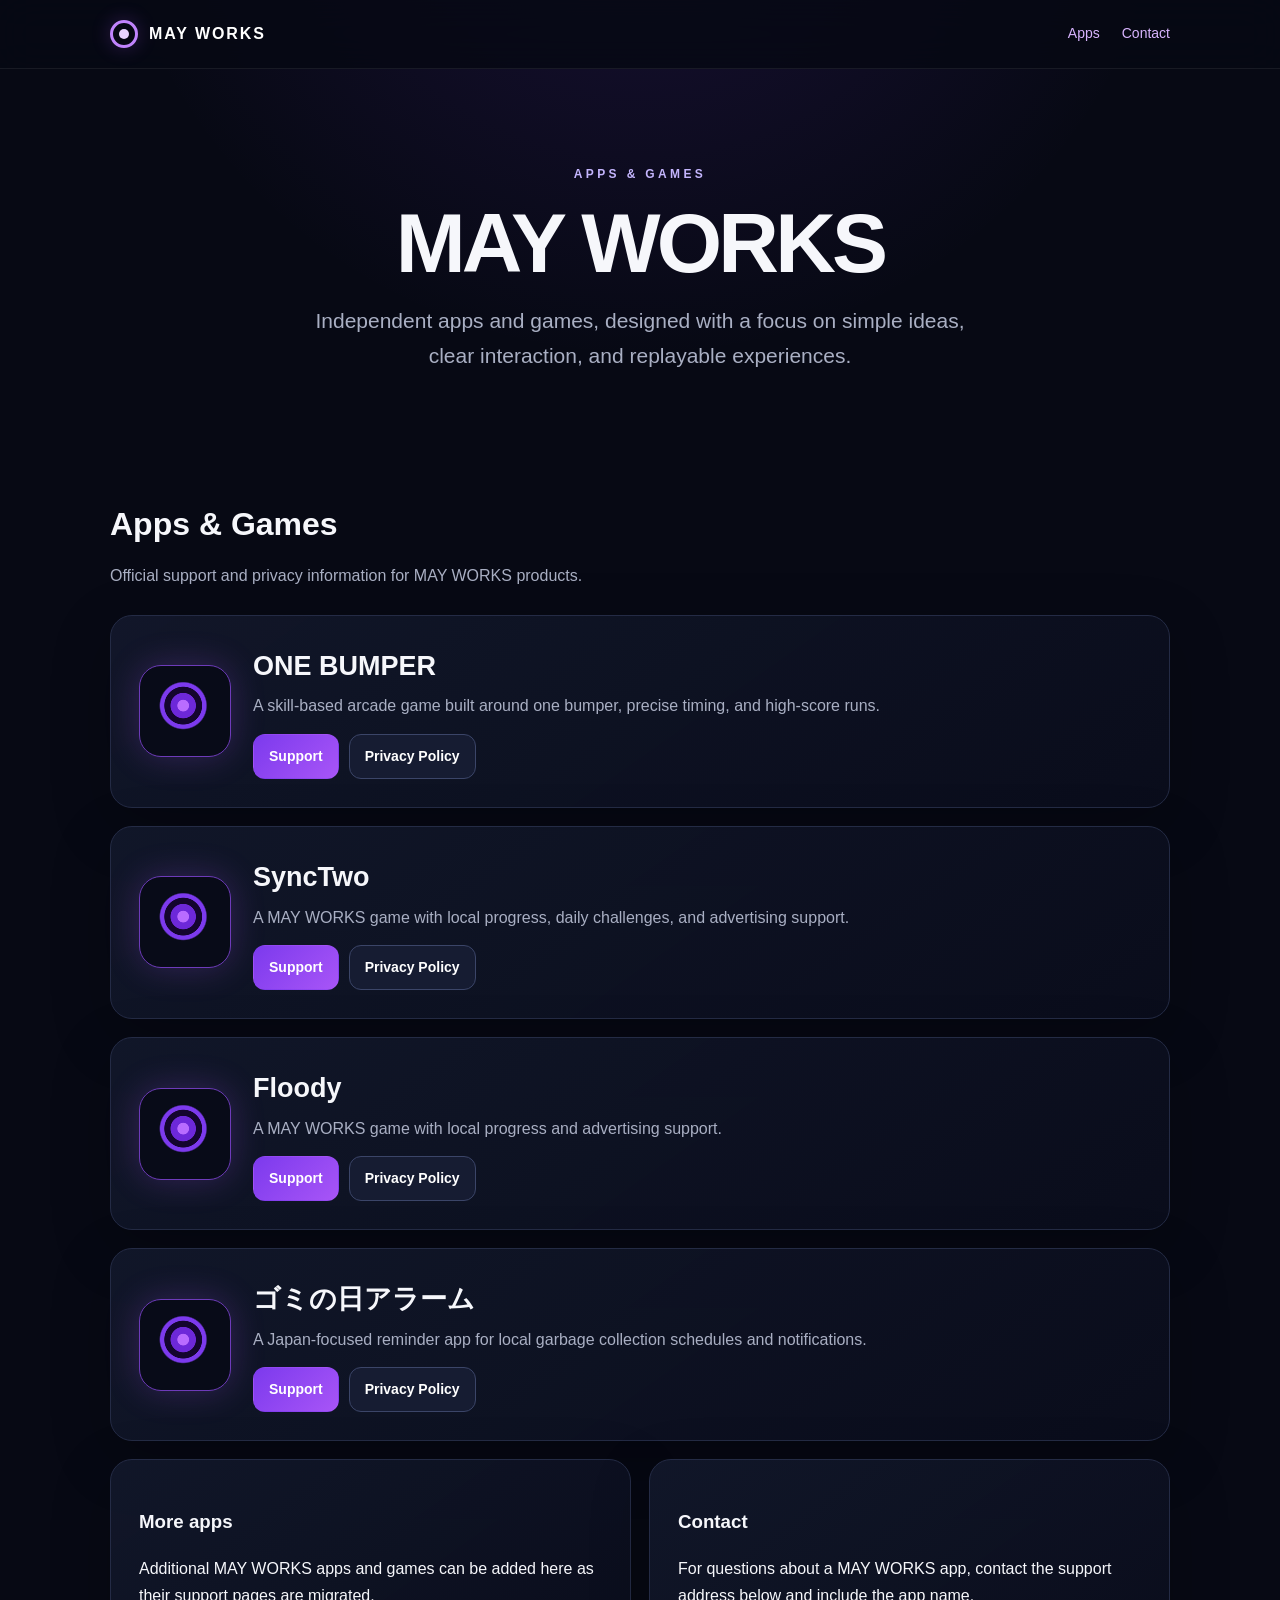
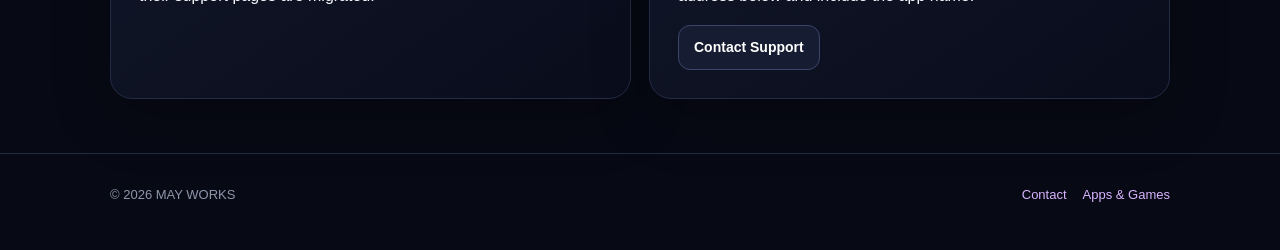
<file: index.html>
<!doctype html>
<html lang="en">
<head>
<meta charset="utf-8">
<meta name="viewport" content="width=device-width,initial-scale=1">
<title>MAY WORKS — Apps & Games</title>
<meta name="description" content="Official website and support pages for MAY WORKS apps and games.">
<link rel="stylesheet" href="styles.css">
</head>
<body>
<header>
  <div class="shell nav">
    <a class="brand" href="./"><span class="mark"></span>MAY WORKS</a>
    <nav class="navlinks"><a href="#apps">Apps</a><a href="contact/">Contact</a></nav>
  </div>
</header>

<main>
  <section class="hero shell">
    <div class="eyebrow">APPS & GAMES</div>
    <h1>MAY WORKS</h1>
    <p class="lead">Independent apps and games, designed with a focus on simple ideas, clear interaction, and replayable experiences.</p>
  </section>

  <section class="section shell" id="apps">
    <h2>Apps & Games</h2>
    <p class="section-intro">Official support and privacy information for MAY WORKS products.</p>
    <div class="grid">
      <article class="card app-card">
        <div class="app-icon" aria-hidden="true"></div>
        <div class="app-copy">
          <h3>ONE BUMPER</h3>
          <p>A skill-based arcade game built around one bumper, precise timing, and high-score runs.</p>
          <div class="actions">
            <a class="btn primary" href="one-bumper/">Support</a>
            <a class="btn" href="one-bumper/privacy.html">Privacy Policy</a>
          </div>
        </div>
      </article>

      <article class="card app-card">
        <div class="app-icon" aria-hidden="true"></div>
        <div class="app-copy">
          <h3>SyncTwo</h3>
          <p>A MAY WORKS game with local progress, daily challenges, and advertising support.</p>
          <div class="actions">
            <a class="btn primary" href="synctwo/">Support</a>
            <a class="btn" href="synctwo/privacy.html">Privacy Policy</a>
          </div>
        </div>
      </article>

      <article class="card app-card">
        <div class="app-icon" aria-hidden="true"></div>
        <div class="app-copy">
          <h3>Floody</h3>
          <p>A MAY WORKS game with local progress and advertising support.</p>
          <div class="actions">
            <a class="btn primary" href="floody/">Support</a>
            <a class="btn" href="floody/privacy.html">Privacy Policy</a>
          </div>
        </div>
      </article>

      <article class="card app-card">
        <div class="app-icon" aria-hidden="true"></div>
        <div class="app-copy">
          <h3>ゴミの日アラーム</h3>
          <p>A Japan-focused reminder app for local garbage collection schedules and notifications.</p>
          <div class="actions">
            <a class="btn primary" href="gomi/">Support</a>
            <a class="btn" href="gomi/privacy.html">Privacy Policy</a>
          </div>
        </div>
      </article>

      <article class="card half">
        <h3>More apps</h3>
        <p>Additional MAY WORKS apps and games can be added here as their support pages are migrated.</p>
      </article>
      <article class="card half">
        <h3>Contact</h3>
        <p>For questions about a MAY WORKS app, contact the support address below and include the app name.</p>
        <a class="btn" href="contact/">Contact Support</a>
      </article>
    </div>
  </section>
</main>

<footer>
  <div class="shell footer-row">
    <div>© 2026 MAY WORKS</div>
    <div class="small-links"><a href="contact/">Contact</a><a href="#apps">Apps & Games</a></div>
  </div>
</footer>
</body>
</html>
</file>
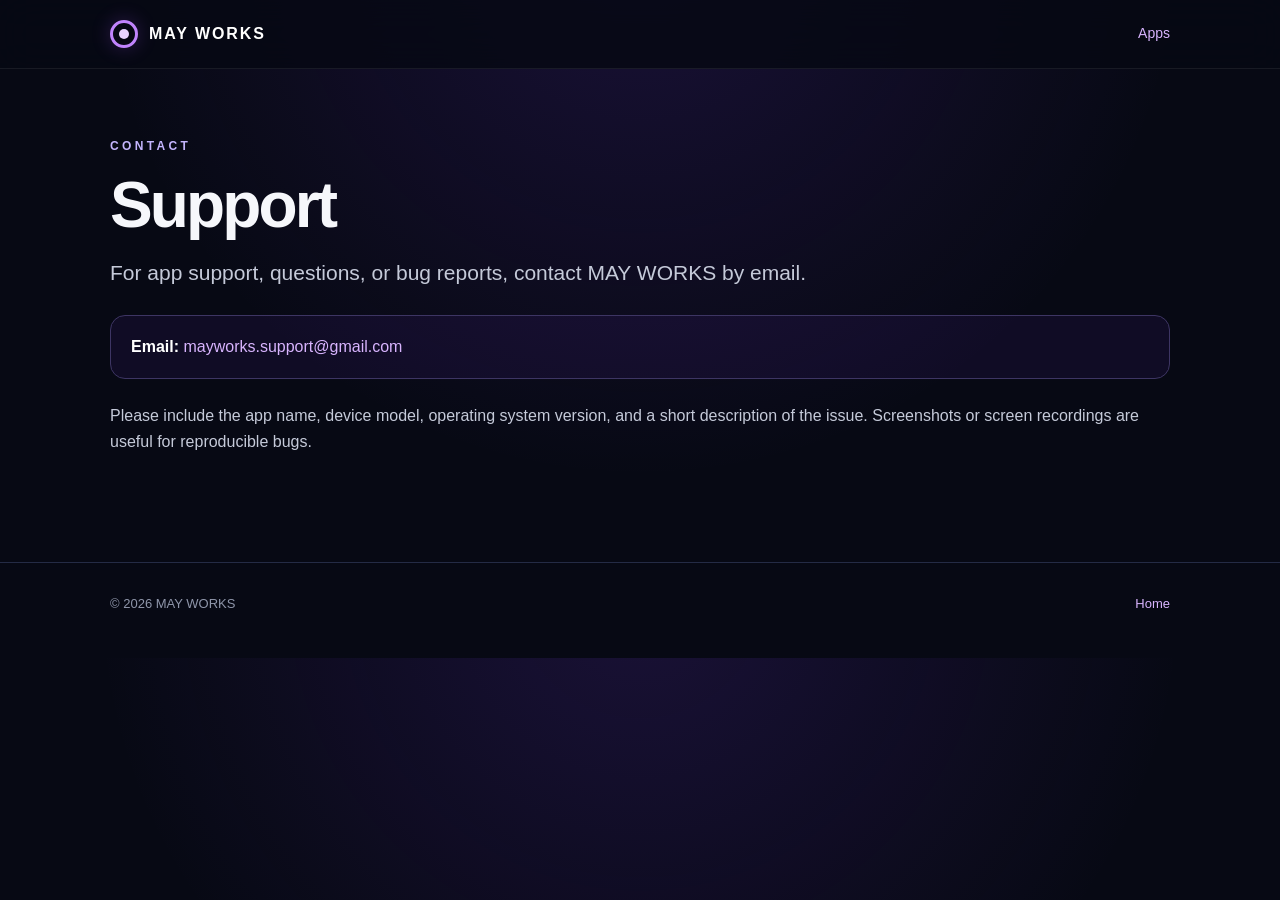
<file: contact/index.html>
<!doctype html>
<html lang="en">
<head>
<meta charset="utf-8">
<meta name="viewport" content="width=device-width,initial-scale=1">
<title>Contact — MAY WORKS</title>
<meta name="description" content="Contact MAY WORKS support.">
<link rel="stylesheet" href="../styles.css">
</head>
<body>
<header>
  <div class="shell nav">
    <a class="brand" href="../"><span class="mark"></span>MAY WORKS</a>
    <nav class="navlinks"><a href="../">Apps</a></nav>
  </div>
</header>

<main class="content shell">
  <div class="eyebrow">CONTACT</div>
  <h1>Support</h1>
  <p class="lead" style="margin:0">For app support, questions, or bug reports, contact MAY WORKS by email.</p>

  <div class="notice">
    <strong>Email:</strong>
    <a href="mailto:mayworks.support@gmail.com">mayworks.support@gmail.com</a>
  </div>

  <p>Please include the app name, device model, operating system version, and a short description of the issue. Screenshots or screen recordings are useful for reproducible bugs.</p>
</main>

<footer>
  <div class="shell footer-row">
    <div>© 2026 MAY WORKS</div>
    <div class="small-links"><a href="../">Home</a></div>
  </div>
</footer>
</body>
</html>
</file>
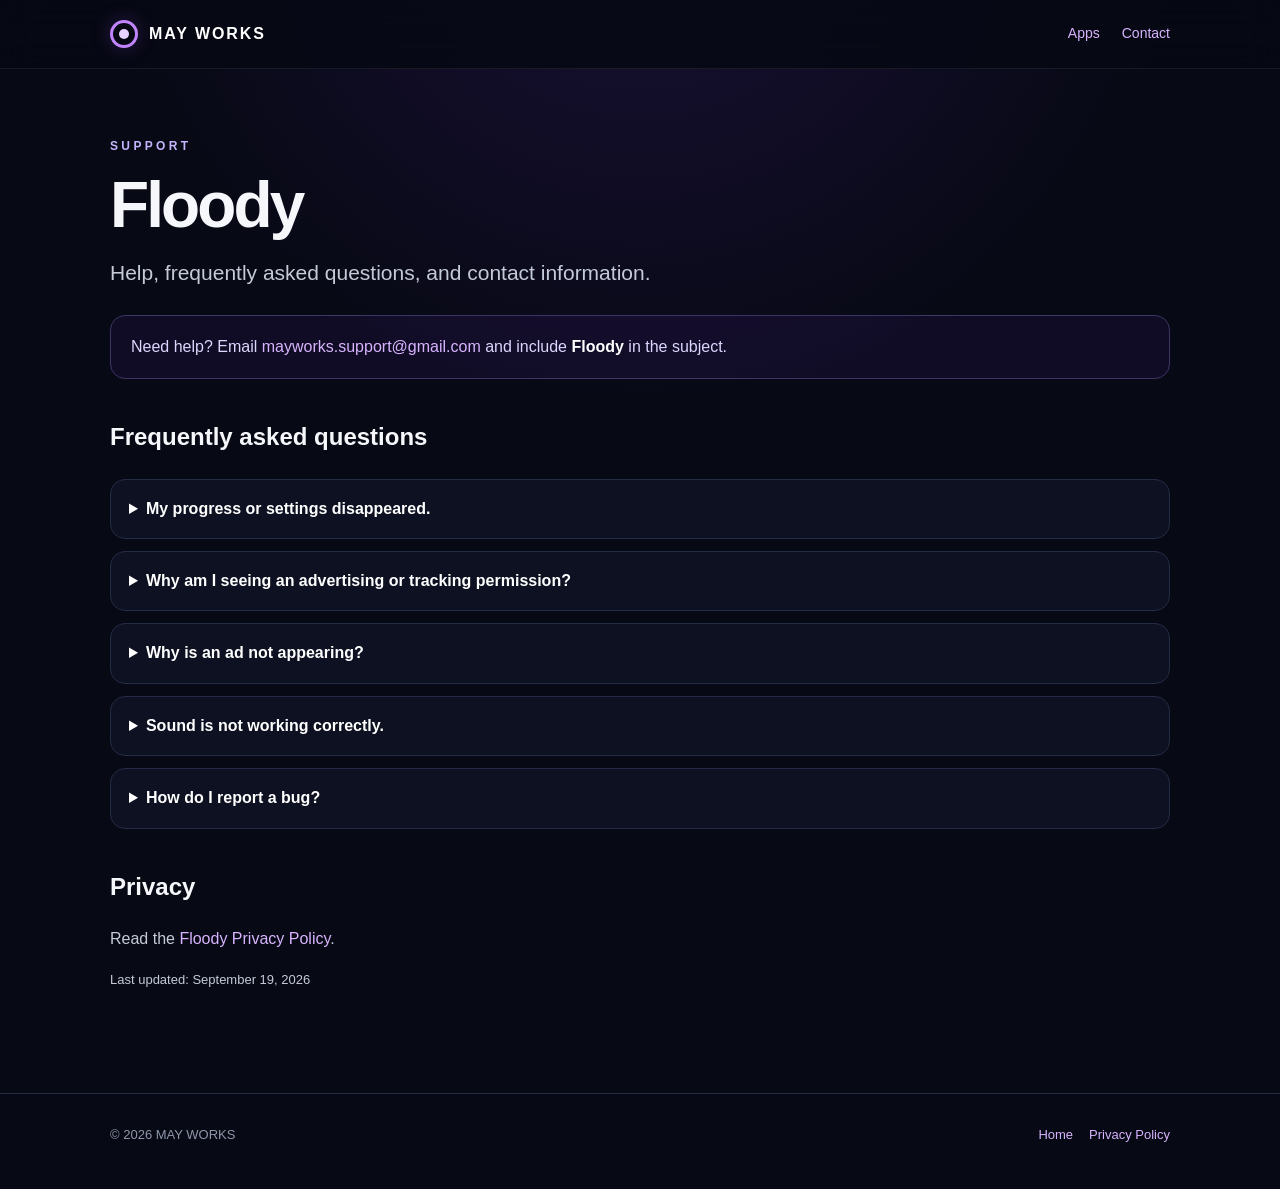
<file: floody/index.html>
<!doctype html>
<html lang="en">
<head>
<meta charset="utf-8">
<meta name="viewport" content="width=device-width,initial-scale=1">
<title>Floody Support — MAY WORKS</title>
<meta name="description" content="Official support page for Floody by MAY WORKS.">
<link rel="stylesheet" href="../styles.css">
</head>
<body>
<header>
  <div class="shell nav">
    <a class="brand" href="../"><span class="mark"></span>MAY WORKS</a>
    <nav class="navlinks"><a href="../">Apps</a><a href="../contact/">Contact</a></nav>
  </div>
</header>

<main class="content shell">
  <div class="eyebrow">SUPPORT</div>
  <h1>Floody</h1>
  <p class="lead" style="margin:0">Help, frequently asked questions, and contact information.</p>

  <div class="notice">
    Need help? Email <a href="mailto:mayworks.support@gmail.com?subject=Floody%20Support">mayworks.support@gmail.com</a>
    and include <strong>Floody</strong> in the subject.
  </div>

  <h2>Frequently asked questions</h2>
  <div class="faq">
    <details>
      <summary>My progress or settings disappeared.</summary>
      <p>Floody stores game progress and settings locally on your device. Deleting the app or clearing its local data can remove this information.</p>
    </details>
    <details>
      <summary>Why am I seeing an advertising or tracking permission?</summary>
      <p>Floody uses Google AdMob for advertising. On iOS, the system may ask for App Tracking Transparency permission. You can allow or deny the request.</p>
    </details>
    <details>
      <summary>Why is an ad not appearing?</summary>
      <p>Ad availability can vary by region, network conditions, consent status, and advertising inventory. The app can continue to operate when an ad is unavailable.</p>
    </details>
    <details>
      <summary>Sound is not working correctly.</summary>
      <p>Check your device volume and silent mode, then restart the app. If the issue continues, contact support with your device model and OS version.</p>
    </details>
    <details>
      <summary>How do I report a bug?</summary>
      <p>Email the support address with your device model, OS version, what happened, and the steps that caused the issue. A screenshot or screen recording is helpful when available.</p>
    </details>
  </div>

  <h2>Privacy</h2>
  <p>Read the <a href="privacy.html">Floody Privacy Policy</a>.</p>
  <p class="meta">Last updated: September 19, 2026</p>
</main>

<footer>
  <div class="shell footer-row">
    <div>© 2026 MAY WORKS</div>
    <div class="small-links"><a href="../">Home</a><a href="privacy.html">Privacy Policy</a></div>
  </div>
</footer>
</body>
</html>
</file>
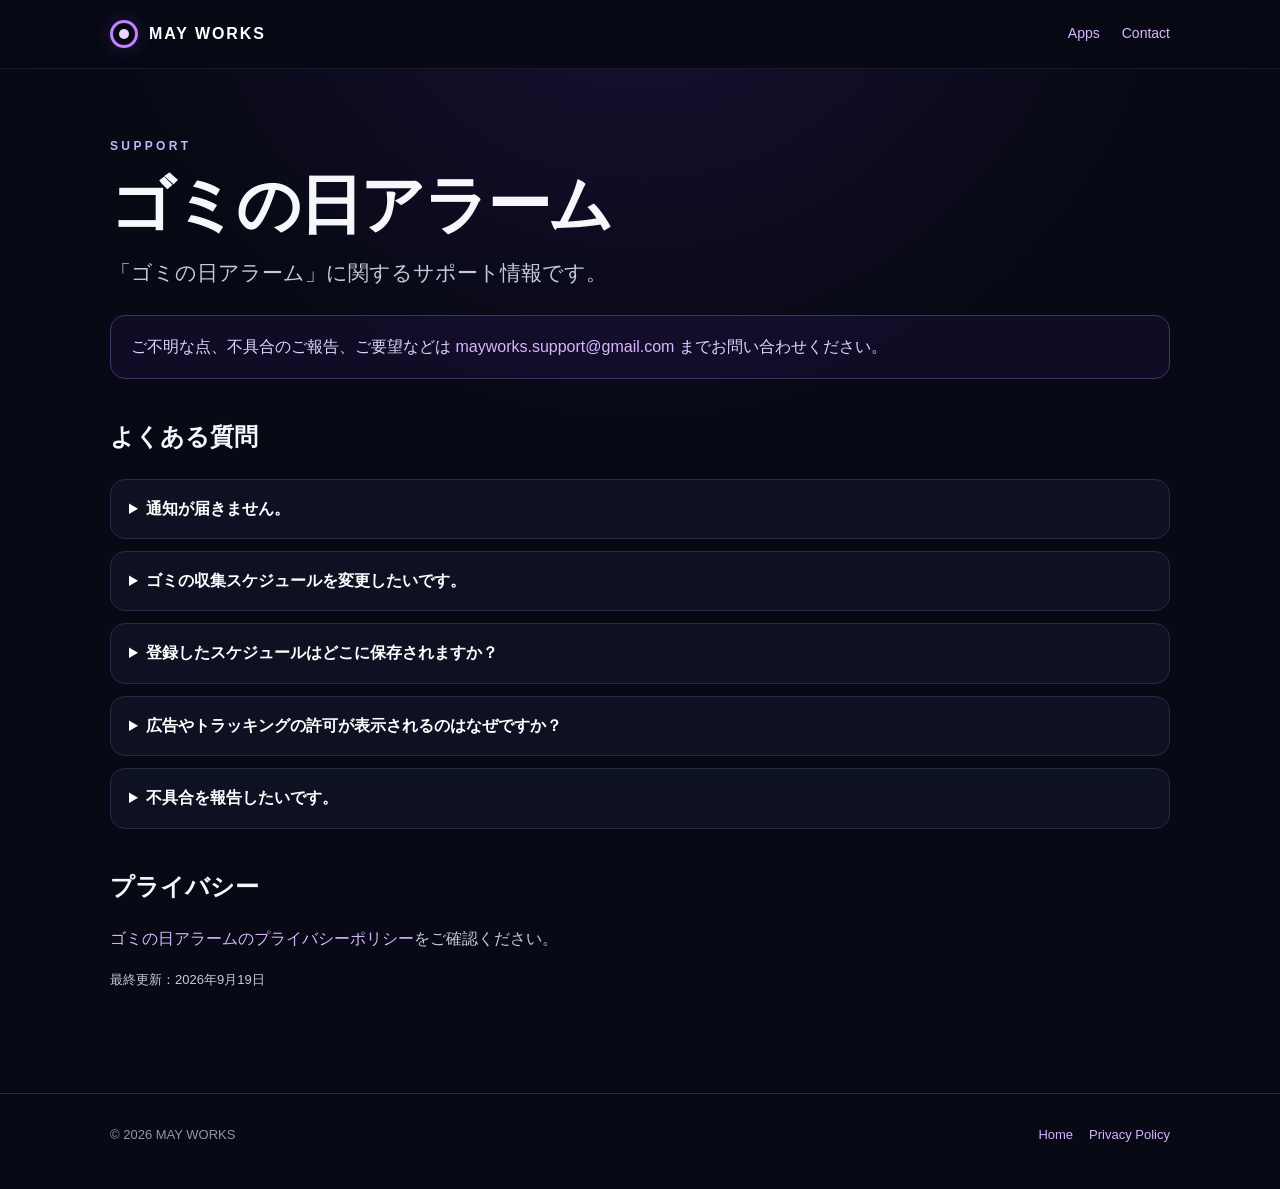
<file: gomi/index.html>
<!doctype html>
<html lang="ja">
<head>
<meta charset="utf-8">
<meta name="viewport" content="width=device-width,initial-scale=1">
<title>ゴミの日アラーム サポート — MAY WORKS</title>
<meta name="description" content="MAY WORKSによる「ゴミの日アラーム」の公式サポートページです。">
<link rel="stylesheet" href="../styles.css">
</head>
<body>
<header>
  <div class="shell nav">
    <a class="brand" href="../"><span class="mark"></span>MAY WORKS</a>
    <nav class="navlinks"><a href="../">Apps</a><a href="../contact/">Contact</a></nav>
  </div>
</header>

<main class="content shell">
  <div class="eyebrow">SUPPORT</div>
  <h1>ゴミの日アラーム</h1>
  <p class="lead" style="margin:0">「ゴミの日アラーム」に関するサポート情報です。</p>

  <div class="notice">
    ご不明な点、不具合のご報告、ご要望などは
    <a href="mailto:mayworks.support@gmail.com?subject=%E3%82%B4%E3%83%9F%E3%81%AE%E6%97%A5%E3%82%A2%E3%83%A9%E3%83%BC%E3%83%A0%20Support">mayworks.support@gmail.com</a>
    までお問い合わせください。
  </div>

  <h2>よくある質問</h2>
  <div class="faq">
    <details>
      <summary>通知が届きません。</summary>
      <p>端末の設定から「ゴミの日アラーム」の通知が許可されているかご確認ください。通知が無効になっている場合は、通知を許可してください。</p>
    </details>
    <details>
      <summary>ゴミの収集スケジュールを変更したいです。</summary>
      <p>アプリ内の設定画面から、収集スケジュールをいつでも変更・再登録できます。</p>
    </details>
    <details>
      <summary>登録したスケジュールはどこに保存されますか？</summary>
      <p>入力したゴミの収集スケジュールや設定は、お使いの端末内に保存されます。アプリを削除した場合などに、保存内容が失われることがあります。</p>
    </details>
    <details>
      <summary>広告やトラッキングの許可が表示されるのはなぜですか？</summary>
      <p>本アプリはGoogle AdMobを利用して広告を表示します。iOSでは、必要に応じてApp Tracking Transparency（ATT）の許可画面が表示される場合があります。許可しない場合でも、ゴミ収集日の通知など主要機能は利用できます。</p>
    </details>
    <details>
      <summary>不具合を報告したいです。</summary>
      <p>端末の機種、OSバージョン、発生した内容、再現手順を添えてサポートメールまでご連絡ください。可能であればスクリーンショットや画面録画も添付してください。</p>
    </details>
  </div>

  <h2>プライバシー</h2>
  <p><a href="privacy.html">ゴミの日アラームのプライバシーポリシー</a>をご確認ください。</p>
  <p class="meta">最終更新：2026年9月19日</p>
</main>

<footer>
  <div class="shell footer-row">
    <div>© 2026 MAY WORKS</div>
    <div class="small-links"><a href="../">Home</a><a href="privacy.html">Privacy Policy</a></div>
  </div>
</footer>
</body>
</html>
</file>
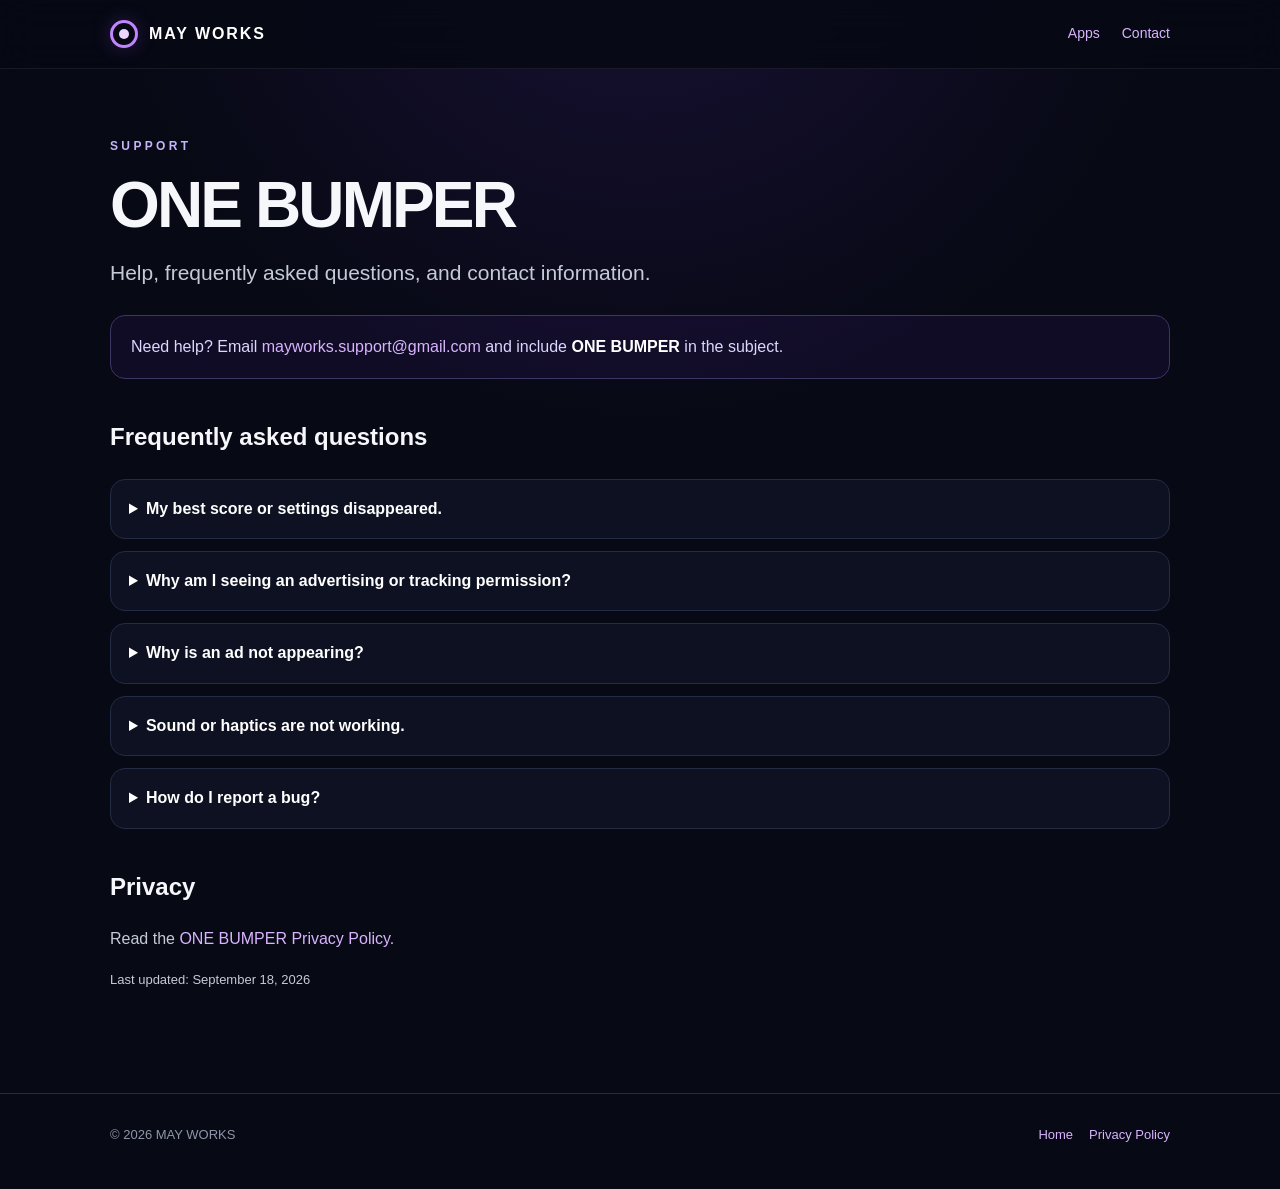
<file: one-bumper/index.html>
<!doctype html>
<html lang="en">
<head>
<meta charset="utf-8">
<meta name="viewport" content="width=device-width,initial-scale=1">
<title>ONE BUMPER Support — MAY WORKS</title>
<meta name="description" content="Official support page for ONE BUMPER by MAY WORKS.">
<link rel="stylesheet" href="../styles.css">
</head>
<body>
<header>
  <div class="shell nav">
    <a class="brand" href="../"><span class="mark"></span>MAY WORKS</a>
    <nav class="navlinks"><a href="../">Apps</a><a href="../contact/">Contact</a></nav>
  </div>
</header>

<main class="content shell">
  <div class="eyebrow">SUPPORT</div>
  <h1>ONE BUMPER</h1>
  <p class="lead" style="margin:0">Help, frequently asked questions, and contact information.</p>

  <div class="notice">
    Need help? Email <a href="mailto:mayworks.support@gmail.com?subject=ONE%20BUMPER%20Support">mayworks.support@gmail.com</a>
    and include <strong>ONE BUMPER</strong> in the subject.
  </div>

  <h2>Frequently asked questions</h2>
  <div class="faq">
    <details>
      <summary>My best score or settings disappeared.</summary>
      <p>ONE BUMPER stores gameplay settings and progress locally on the device. Deleting the app or clearing its local data can remove that information.</p>
    </details>
    <details>
      <summary>Why am I seeing an advertising or tracking permission?</summary>
      <p>ONE BUMPER uses Google AdMob for advertising. On iOS, the system may ask for App Tracking Transparency permission. You can allow or deny the request; the game remains playable either way.</p>
    </details>
    <details>
      <summary>Why is an ad not appearing?</summary>
      <p>Ad availability can vary by region, network conditions, consent status, and advertising inventory. The game is designed to continue even when an ad is unavailable.</p>
    </details>
    <details>
      <summary>Sound or haptics are not working.</summary>
      <p>Check the in-game settings, device volume, silent mode, and iOS haptic settings. Restarting the app can also resolve temporary audio issues.</p>
    </details>
    <details>
      <summary>How do I report a bug?</summary>
      <p>Email the support address with your device model, iOS version, what happened, and the steps that caused the issue. A screenshot or screen recording is helpful when available.</p>
    </details>
  </div>

  <h2>Privacy</h2>
  <p>Read the <a href="privacy.html">ONE BUMPER Privacy Policy</a>.</p>
  <p class="meta">Last updated: September 18, 2026</p>
</main>

<footer>
  <div class="shell footer-row">
    <div>© 2026 MAY WORKS</div>
    <div class="small-links"><a href="../">Home</a><a href="privacy.html">Privacy Policy</a></div>
  </div>
</footer>
</body>
</html>
</file>
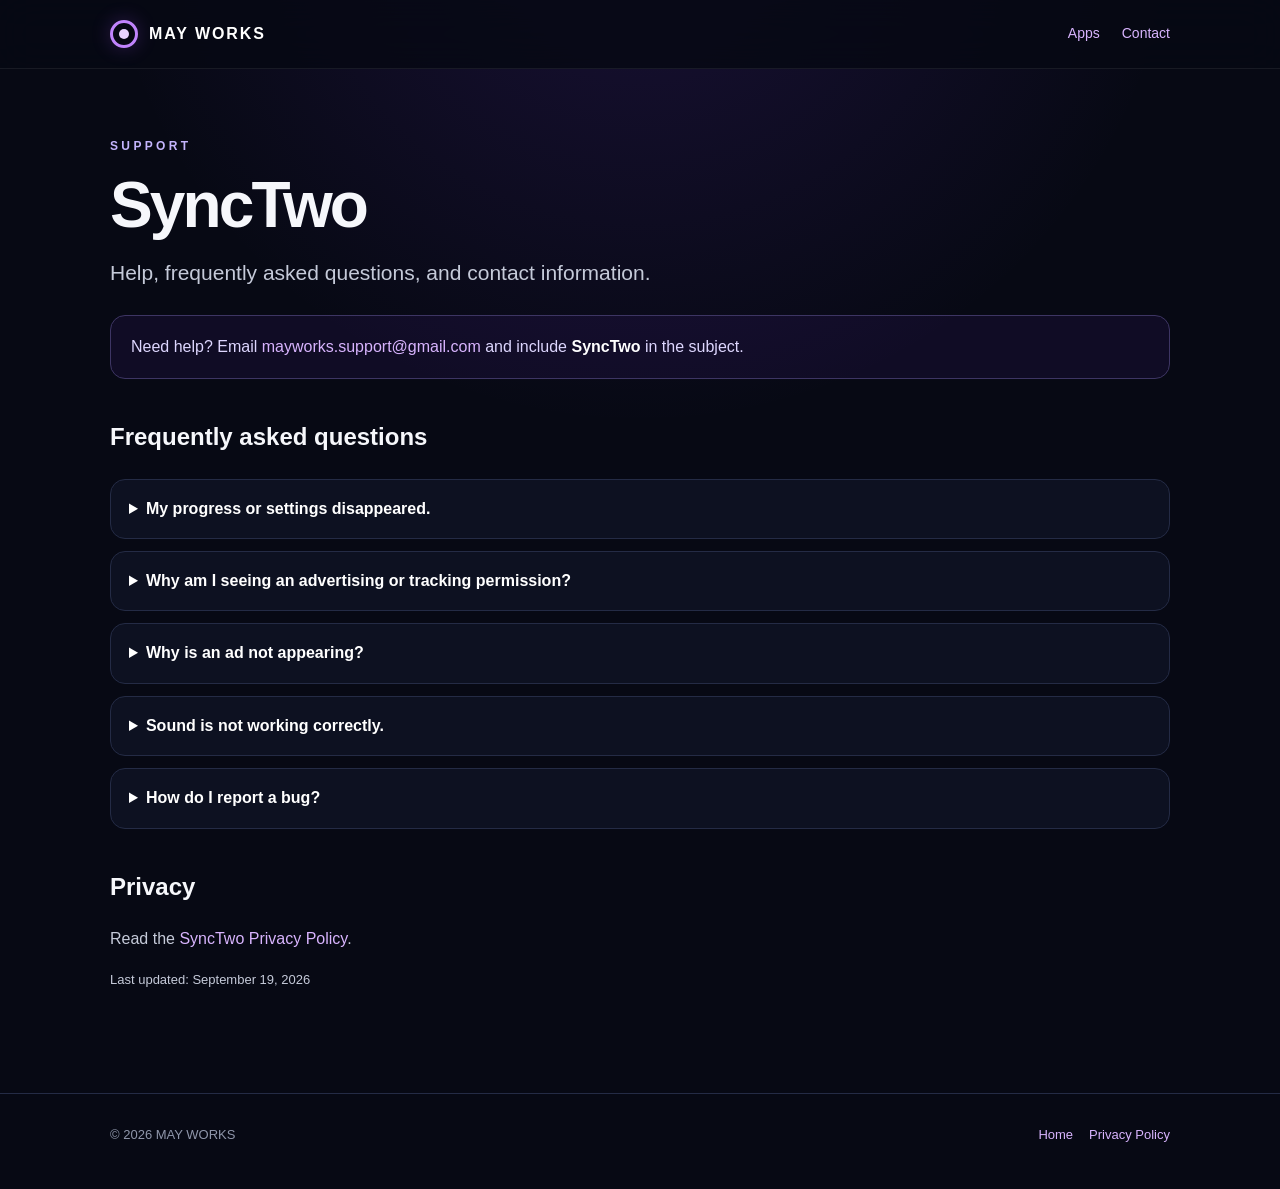
<file: synctwo/index.html>
<!doctype html>
<html lang="en">
<head>
<meta charset="utf-8">
<meta name="viewport" content="width=device-width,initial-scale=1">
<title>SyncTwo Support — MAY WORKS</title>
<meta name="description" content="Official support page for SyncTwo by MAY WORKS.">
<link rel="stylesheet" href="../styles.css">
</head>
<body>
<header>
  <div class="shell nav">
    <a class="brand" href="../"><span class="mark"></span>MAY WORKS</a>
    <nav class="navlinks"><a href="../">Apps</a><a href="../contact/">Contact</a></nav>
  </div>
</header>

<main class="content shell">
  <div class="eyebrow">SUPPORT</div>
  <h1>SyncTwo</h1>
  <p class="lead" style="margin:0">Help, frequently asked questions, and contact information.</p>

  <div class="notice">
    Need help? Email <a href="mailto:mayworks.support@gmail.com?subject=SyncTwo%20Support">mayworks.support@gmail.com</a>
    and include <strong>SyncTwo</strong> in the subject.
  </div>

  <h2>Frequently asked questions</h2>
  <div class="faq">
    <details>
      <summary>My progress or settings disappeared.</summary>
      <p>SyncTwo stores game progress and settings locally on your device. Deleting the app or clearing its local data can remove this information.</p>
    </details>
    <details>
      <summary>Why am I seeing an advertising or tracking permission?</summary>
      <p>SyncTwo uses Google AdMob for advertising. On iOS, the system may ask for App Tracking Transparency permission. You can allow or deny the request.</p>
    </details>
    <details>
      <summary>Why is an ad not appearing?</summary>
      <p>Ad availability can vary by region, network conditions, consent status, and advertising inventory. The app can continue to operate when an ad is unavailable.</p>
    </details>
    <details>
      <summary>Sound is not working correctly.</summary>
      <p>Check your device volume and silent mode, then restart the app. If the issue continues, contact support with your device model and OS version.</p>
    </details>
    <details>
      <summary>How do I report a bug?</summary>
      <p>Email the support address with your device model, OS version, what happened, and the steps that caused the issue. A screenshot or screen recording is helpful when available.</p>
    </details>
  </div>

  <h2>Privacy</h2>
  <p>Read the <a href="privacy.html">SyncTwo Privacy Policy</a>.</p>
  <p class="meta">Last updated: September 19, 2026</p>
</main>

<footer>
  <div class="shell footer-row">
    <div>© 2026 MAY WORKS</div>
    <div class="small-links"><a href="../">Home</a><a href="privacy.html">Privacy Policy</a></div>
  </div>
</footer>
</body>
</html>
</file>
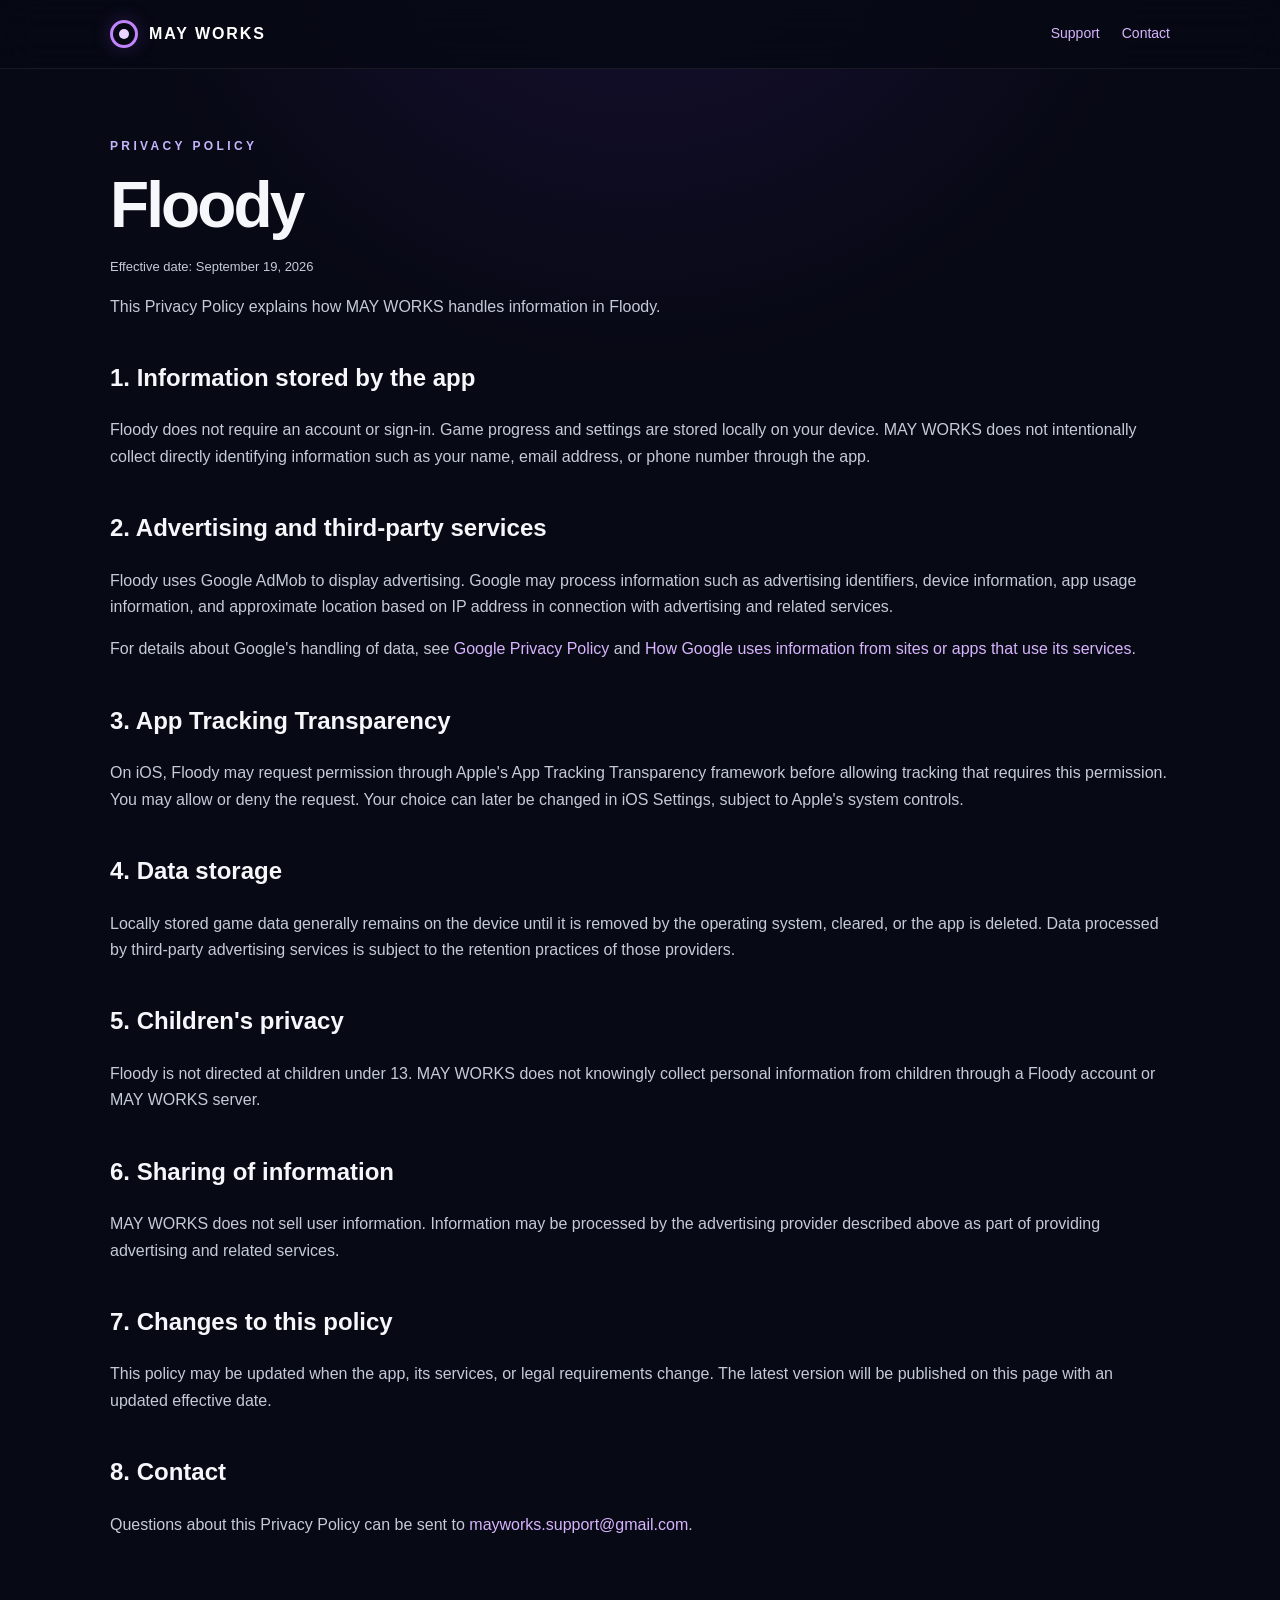
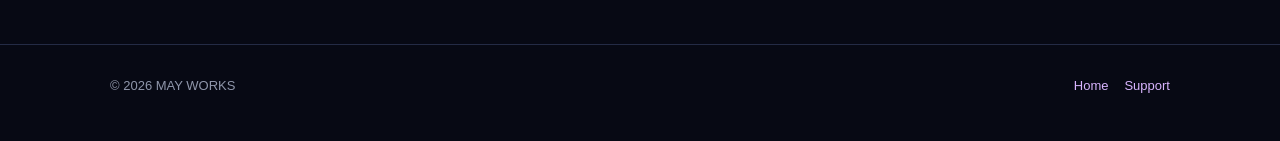
<file: floody/privacy.html>
<!doctype html>
<html lang="en">
<head>
<meta charset="utf-8">
<meta name="viewport" content="width=device-width,initial-scale=1">
<title>Floody Privacy Policy — MAY WORKS</title>
<meta name="description" content="Privacy Policy for Floody by MAY WORKS.">
<link rel="stylesheet" href="../styles.css">
</head>
<body>
<header>
  <div class="shell nav">
    <a class="brand" href="../"><span class="mark"></span>MAY WORKS</a>
    <nav class="navlinks"><a href="index.html">Support</a><a href="../contact/">Contact</a></nav>
  </div>
</header>

<main class="content shell">
  <div class="eyebrow">PRIVACY POLICY</div>
  <h1>Floody</h1>
  <p class="meta">Effective date: September 19, 2026</p>

  <p>This Privacy Policy explains how MAY WORKS handles information in Floody.</p>

  <h2>1. Information stored by the app</h2>
  <p>Floody does not require an account or sign-in. Game progress and settings are stored locally on your device. MAY WORKS does not intentionally collect directly identifying information such as your name, email address, or phone number through the app.</p>

  <h2>2. Advertising and third-party services</h2>
  <p>Floody uses Google AdMob to display advertising. Google may process information such as advertising identifiers, device information, app usage information, and approximate location based on IP address in connection with advertising and related services.</p>
  <p>For details about Google's handling of data, see <a href="https://policies.google.com/privacy">Google Privacy Policy</a> and <a href="https://policies.google.com/technologies/partner-sites">How Google uses information from sites or apps that use its services</a>.</p>

  <h2>3. App Tracking Transparency</h2>
  <p>On iOS, Floody may request permission through Apple's App Tracking Transparency framework before allowing tracking that requires this permission. You may allow or deny the request. Your choice can later be changed in iOS Settings, subject to Apple's system controls.</p>

  <h2>4. Data storage</h2>
  <p>Locally stored game data generally remains on the device until it is removed by the operating system, cleared, or the app is deleted. Data processed by third-party advertising services is subject to the retention practices of those providers.</p>

  <h2>5. Children's privacy</h2>
  <p>Floody is not directed at children under 13. MAY WORKS does not knowingly collect personal information from children through a Floody account or MAY WORKS server.</p>

  <h2>6. Sharing of information</h2>
  <p>MAY WORKS does not sell user information. Information may be processed by the advertising provider described above as part of providing advertising and related services.</p>

  <h2>7. Changes to this policy</h2>
  <p>This policy may be updated when the app, its services, or legal requirements change. The latest version will be published on this page with an updated effective date.</p>

  <h2>8. Contact</h2>
  <p>Questions about this Privacy Policy can be sent to <a href="mailto:mayworks.support@gmail.com?subject=Floody%20Privacy">mayworks.support@gmail.com</a>.</p>
</main>

<footer>
  <div class="shell footer-row">
    <div>© 2026 MAY WORKS</div>
    <div class="small-links"><a href="../">Home</a><a href="index.html">Support</a></div>
  </div>
</footer>
</body>
</html>
</file>
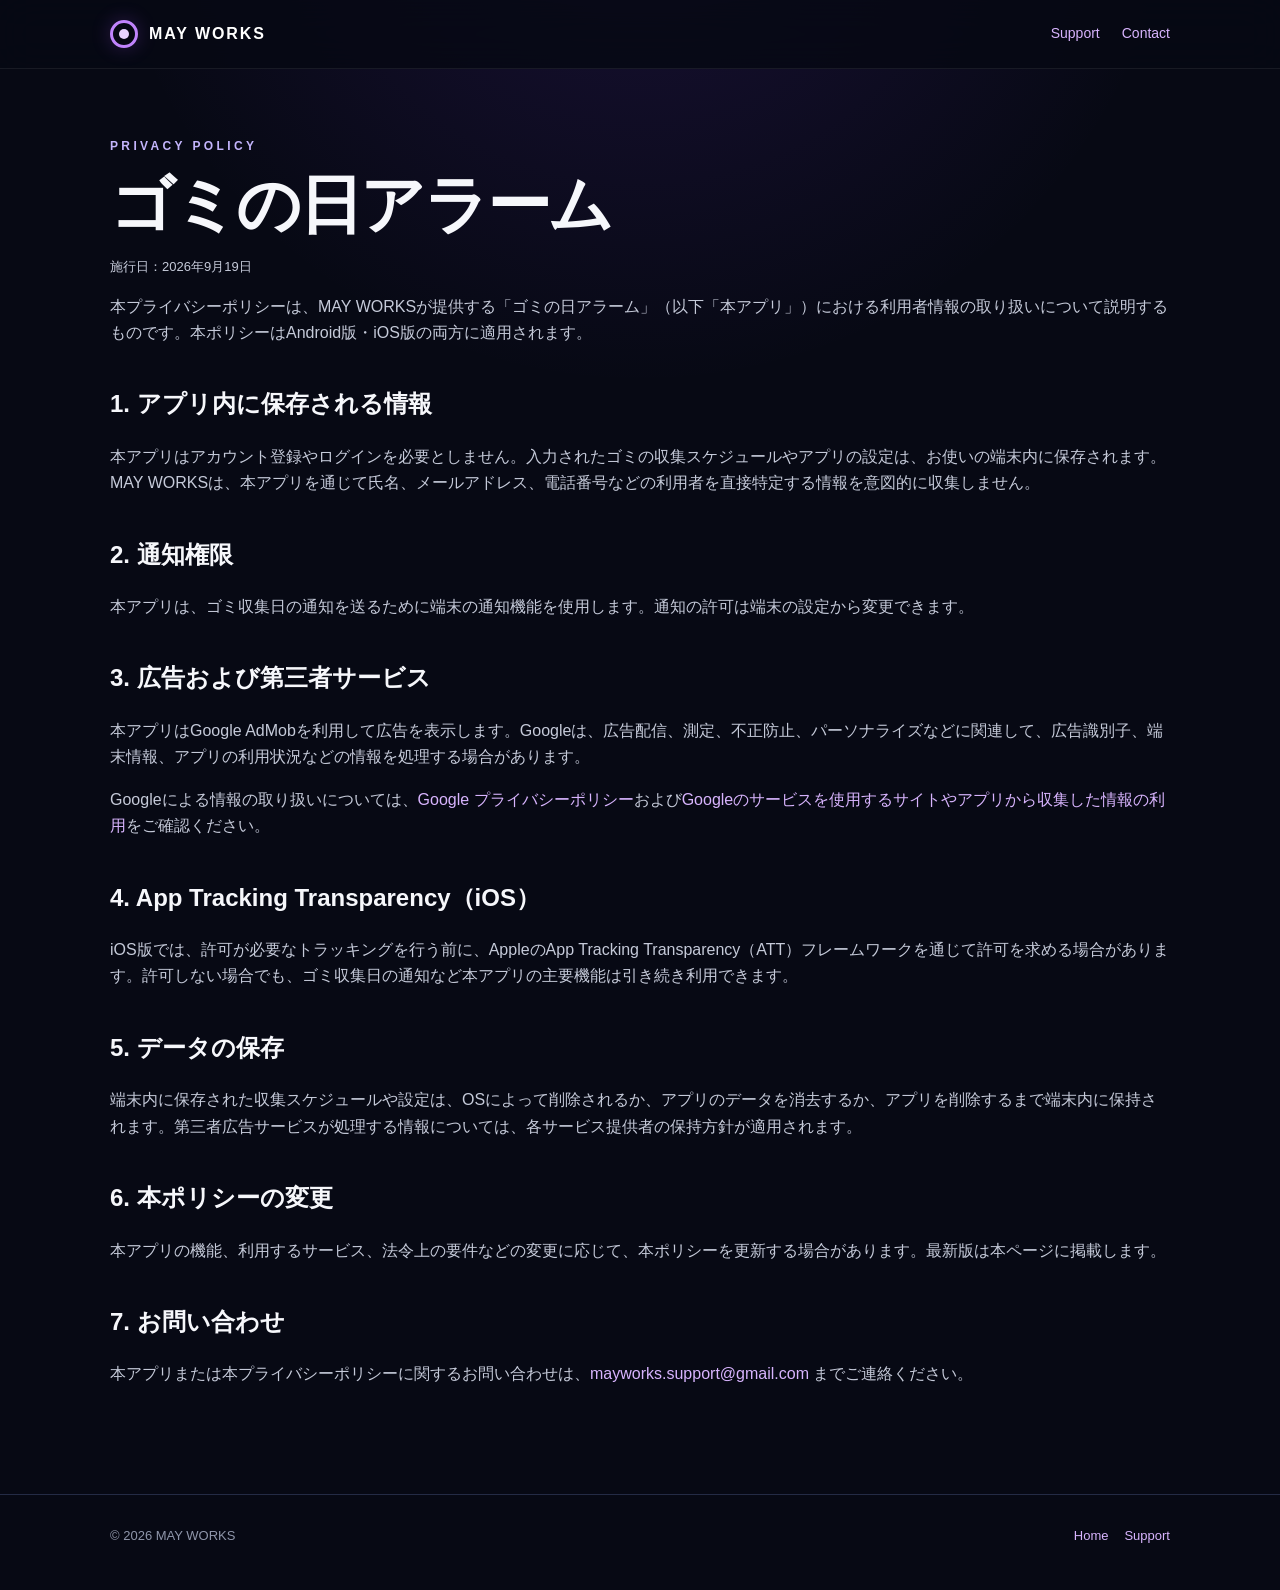
<file: gomi/privacy.html>
<!doctype html>
<html lang="ja">
<head>
<meta charset="utf-8">
<meta name="viewport" content="width=device-width,initial-scale=1">
<title>ゴミの日アラーム プライバシーポリシー — MAY WORKS</title>
<meta name="description" content="MAY WORKSによる「ゴミの日アラーム」のプライバシーポリシーです。">
<link rel="stylesheet" href="../styles.css">
</head>
<body>
<header>
  <div class="shell nav">
    <a class="brand" href="../"><span class="mark"></span>MAY WORKS</a>
    <nav class="navlinks"><a href="index.html">Support</a><a href="../contact/">Contact</a></nav>
  </div>
</header>

<main class="content shell">
  <div class="eyebrow">PRIVACY POLICY</div>
  <h1>ゴミの日アラーム</h1>
  <p class="meta">施行日：2026年9月19日</p>

  <p>本プライバシーポリシーは、MAY WORKSが提供する「ゴミの日アラーム」（以下「本アプリ」）における利用者情報の取り扱いについて説明するものです。本ポリシーはAndroid版・iOS版の両方に適用されます。</p>

  <h2>1. アプリ内に保存される情報</h2>
  <p>本アプリはアカウント登録やログインを必要としません。入力されたゴミの収集スケジュールやアプリの設定は、お使いの端末内に保存されます。MAY WORKSは、本アプリを通じて氏名、メールアドレス、電話番号などの利用者を直接特定する情報を意図的に収集しません。</p>

  <h2>2. 通知権限</h2>
  <p>本アプリは、ゴミ収集日の通知を送るために端末の通知機能を使用します。通知の許可は端末の設定から変更できます。</p>

  <h2>3. 広告および第三者サービス</h2>
  <p>本アプリはGoogle AdMobを利用して広告を表示します。Googleは、広告配信、測定、不正防止、パーソナライズなどに関連して、広告識別子、端末情報、アプリの利用状況などの情報を処理する場合があります。</p>
  <p>Googleによる情報の取り扱いについては、<a href="https://policies.google.com/privacy">Google プライバシーポリシー</a>および<a href="https://policies.google.com/technologies/partner-sites">Googleのサービスを使用するサイトやアプリから収集した情報の利用</a>をご確認ください。</p>

  <h2>4. App Tracking Transparency（iOS）</h2>
  <p>iOS版では、許可が必要なトラッキングを行う前に、AppleのApp Tracking Transparency（ATT）フレームワークを通じて許可を求める場合があります。許可しない場合でも、ゴミ収集日の通知など本アプリの主要機能は引き続き利用できます。</p>

  <h2>5. データの保存</h2>
  <p>端末内に保存された収集スケジュールや設定は、OSによって削除されるか、アプリのデータを消去するか、アプリを削除するまで端末内に保持されます。第三者広告サービスが処理する情報については、各サービス提供者の保持方針が適用されます。</p>

  <h2>6. 本ポリシーの変更</h2>
  <p>本アプリの機能、利用するサービス、法令上の要件などの変更に応じて、本ポリシーを更新する場合があります。最新版は本ページに掲載します。</p>

  <h2>7. お問い合わせ</h2>
  <p>本アプリまたは本プライバシーポリシーに関するお問い合わせは、<a href="mailto:mayworks.support@gmail.com?subject=%E3%82%B4%E3%83%9F%E3%81%AE%E6%97%A5%E3%82%A2%E3%83%A9%E3%83%BC%E3%83%A0%20Privacy">mayworks.support@gmail.com</a> までご連絡ください。</p>
</main>

<footer>
  <div class="shell footer-row">
    <div>© 2026 MAY WORKS</div>
    <div class="small-links"><a href="../">Home</a><a href="index.html">Support</a></div>
  </div>
</footer>
</body>
</html>
</file>
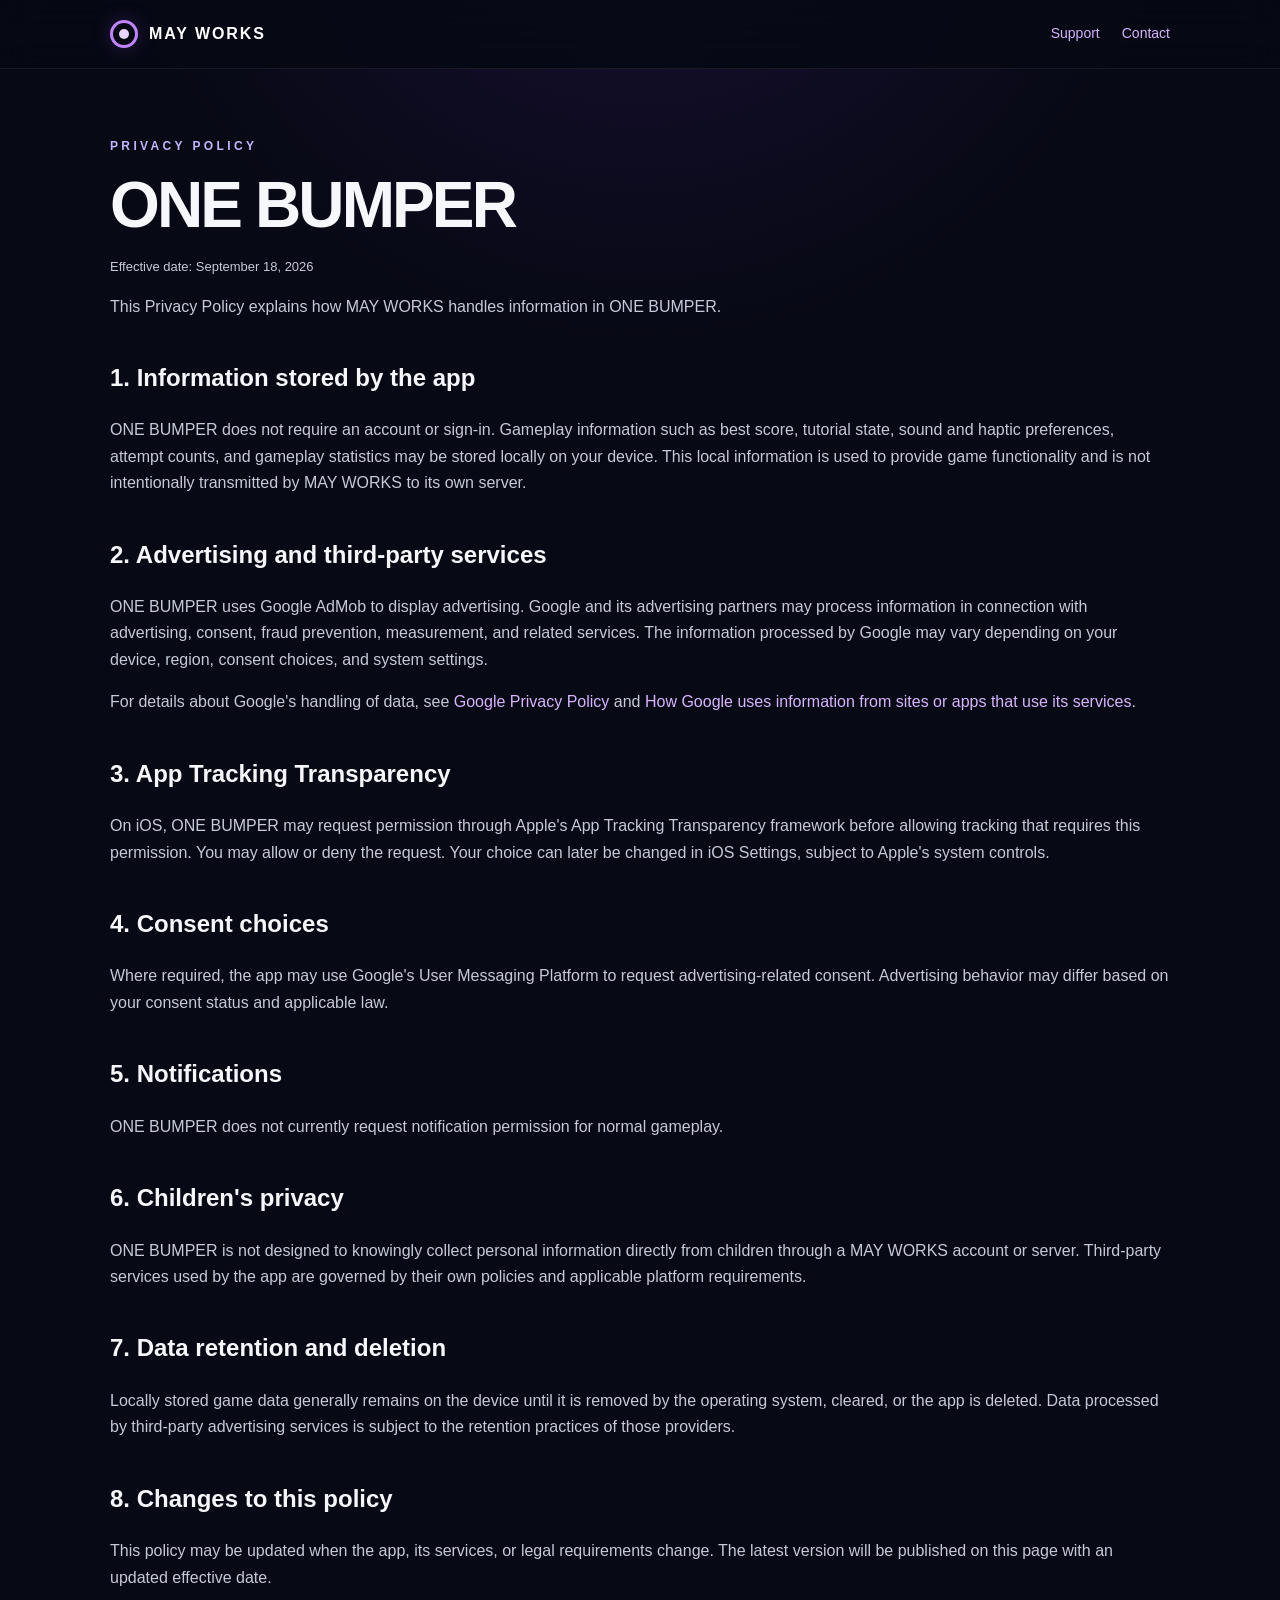
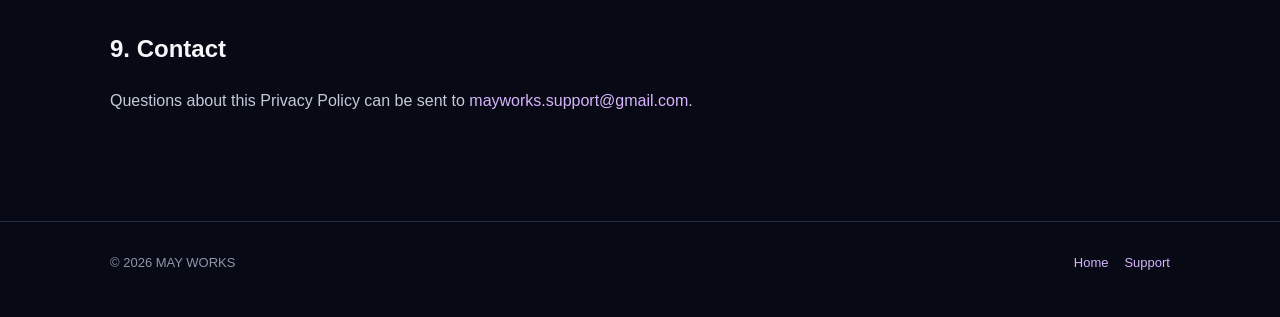
<file: one-bumper/privacy.html>
<!doctype html>
<html lang="en">
<head>
<meta charset="utf-8">
<meta name="viewport" content="width=device-width,initial-scale=1">
<title>ONE BUMPER Privacy Policy — MAY WORKS</title>
<meta name="description" content="Privacy Policy for ONE BUMPER by MAY WORKS.">
<link rel="stylesheet" href="../styles.css">
</head>
<body>
<header>
  <div class="shell nav">
    <a class="brand" href="../"><span class="mark"></span>MAY WORKS</a>
    <nav class="navlinks"><a href="index.html">Support</a><a href="../contact/">Contact</a></nav>
  </div>
</header>

<main class="content shell">
  <div class="eyebrow">PRIVACY POLICY</div>
  <h1>ONE BUMPER</h1>
  <p class="meta">Effective date: September 18, 2026</p>

  <p>This Privacy Policy explains how MAY WORKS handles information in ONE BUMPER.</p>

  <h2>1. Information stored by the app</h2>
  <p>ONE BUMPER does not require an account or sign-in. Gameplay information such as best score, tutorial state, sound and haptic preferences, attempt counts, and gameplay statistics may be stored locally on your device. This local information is used to provide game functionality and is not intentionally transmitted by MAY WORKS to its own server.</p>

  <h2>2. Advertising and third-party services</h2>
  <p>ONE BUMPER uses Google AdMob to display advertising. Google and its advertising partners may process information in connection with advertising, consent, fraud prevention, measurement, and related services. The information processed by Google may vary depending on your device, region, consent choices, and system settings.</p>
  <p>For details about Google's handling of data, see <a href="https://policies.google.com/privacy">Google Privacy Policy</a> and <a href="https://support.google.com/admob/answer/6128543">How Google uses information from sites or apps that use its services</a>.</p>

  <h2>3. App Tracking Transparency</h2>
  <p>On iOS, ONE BUMPER may request permission through Apple's App Tracking Transparency framework before allowing tracking that requires this permission. You may allow or deny the request. Your choice can later be changed in iOS Settings, subject to Apple's system controls.</p>

  <h2>4. Consent choices</h2>
  <p>Where required, the app may use Google's User Messaging Platform to request advertising-related consent. Advertising behavior may differ based on your consent status and applicable law.</p>

  <h2>5. Notifications</h2>
  <p>ONE BUMPER does not currently request notification permission for normal gameplay.</p>

  <h2>6. Children's privacy</h2>
  <p>ONE BUMPER is not designed to knowingly collect personal information directly from children through a MAY WORKS account or server. Third-party services used by the app are governed by their own policies and applicable platform requirements.</p>

  <h2>7. Data retention and deletion</h2>
  <p>Locally stored game data generally remains on the device until it is removed by the operating system, cleared, or the app is deleted. Data processed by third-party advertising services is subject to the retention practices of those providers.</p>

  <h2>8. Changes to this policy</h2>
  <p>This policy may be updated when the app, its services, or legal requirements change. The latest version will be published on this page with an updated effective date.</p>

  <h2>9. Contact</h2>
  <p>Questions about this Privacy Policy can be sent to <a href="mailto:mayworks.support@gmail.com?subject=ONE%20BUMPER%20Privacy">mayworks.support@gmail.com</a>.</p>
</main>

<footer>
  <div class="shell footer-row">
    <div>© 2026 MAY WORKS</div>
    <div class="small-links"><a href="../">Home</a><a href="index.html">Support</a></div>
  </div>
</footer>
</body>
</html>
</file>
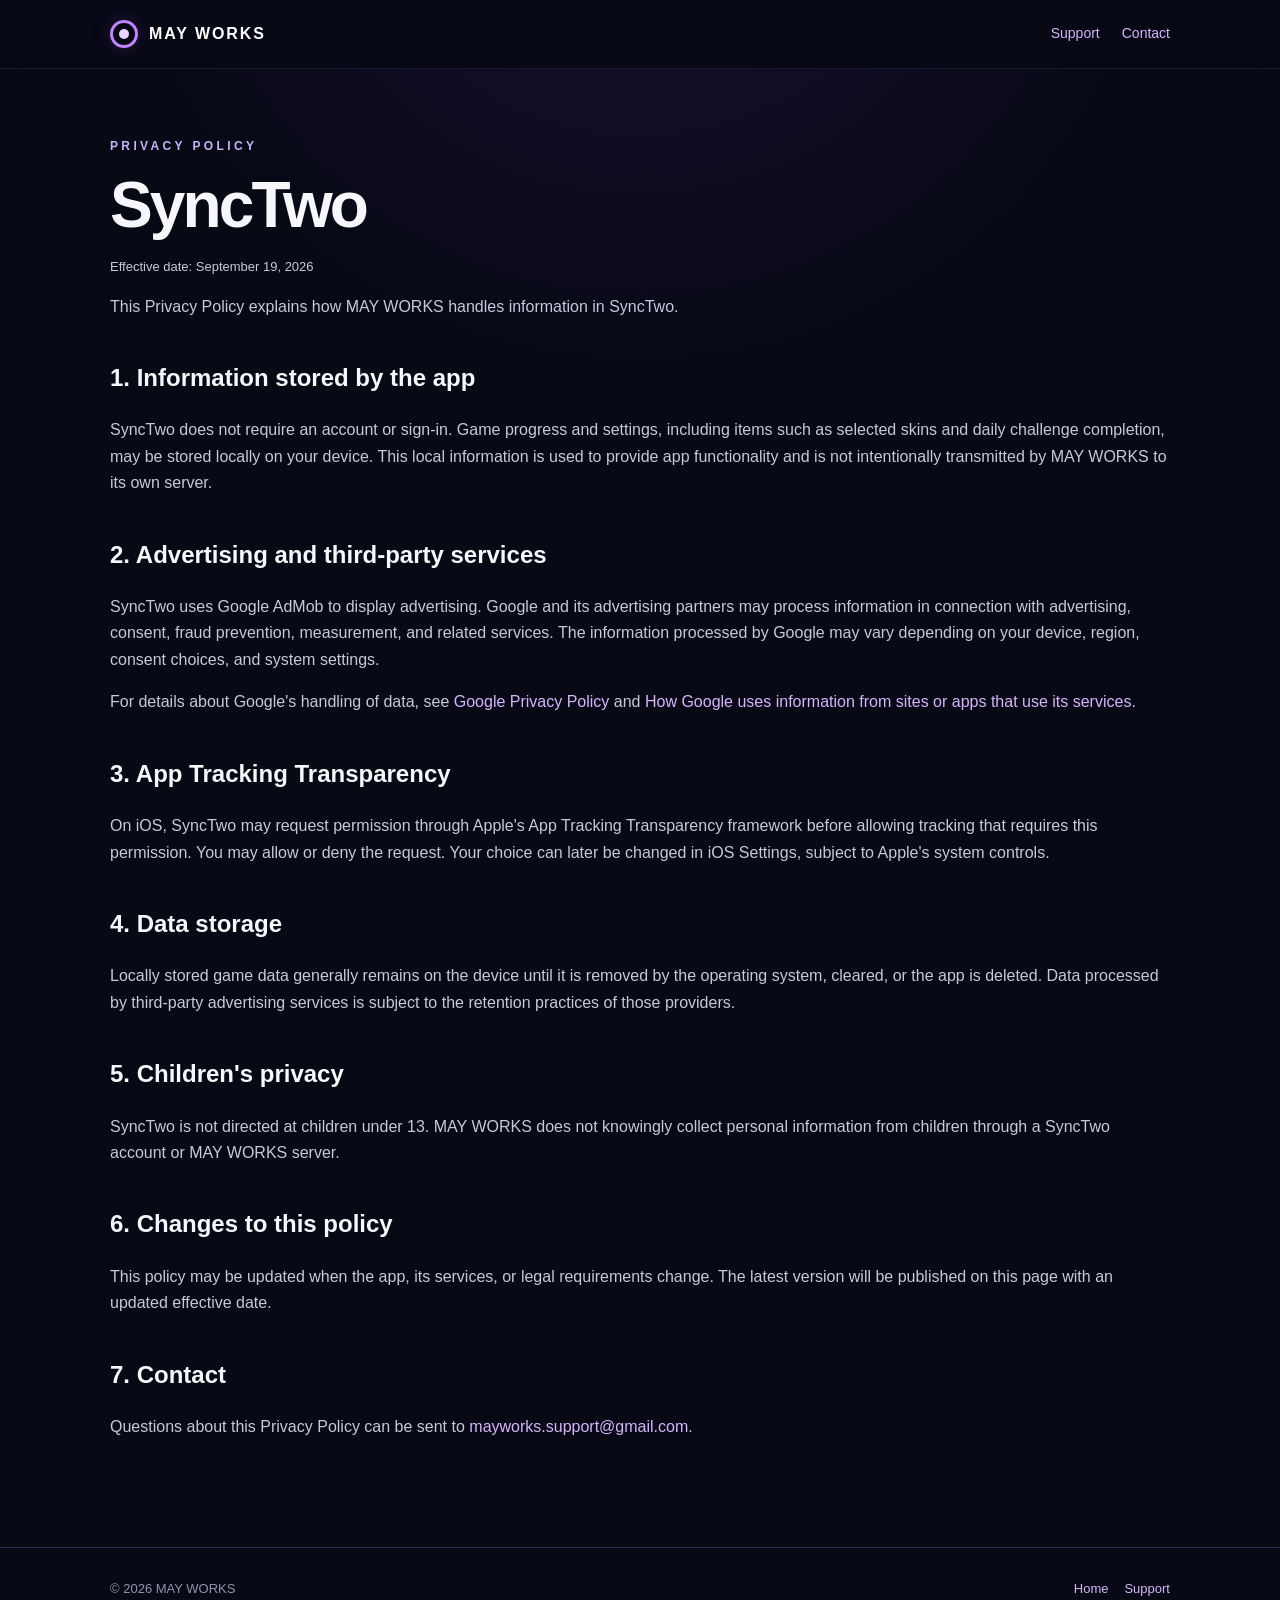
<file: synctwo/privacy.html>
<!doctype html>
<html lang="en">
<head>
<meta charset="utf-8">
<meta name="viewport" content="width=device-width,initial-scale=1">
<title>SyncTwo Privacy Policy — MAY WORKS</title>
<meta name="description" content="Privacy Policy for SyncTwo by MAY WORKS.">
<link rel="stylesheet" href="../styles.css">
</head>
<body>
<header>
  <div class="shell nav">
    <a class="brand" href="../"><span class="mark"></span>MAY WORKS</a>
    <nav class="navlinks"><a href="index.html">Support</a><a href="../contact/">Contact</a></nav>
  </div>
</header>

<main class="content shell">
  <div class="eyebrow">PRIVACY POLICY</div>
  <h1>SyncTwo</h1>
  <p class="meta">Effective date: September 19, 2026</p>

  <p>This Privacy Policy explains how MAY WORKS handles information in SyncTwo.</p>

  <h2>1. Information stored by the app</h2>
  <p>SyncTwo does not require an account or sign-in. Game progress and settings, including items such as selected skins and daily challenge completion, may be stored locally on your device. This local information is used to provide app functionality and is not intentionally transmitted by MAY WORKS to its own server.</p>

  <h2>2. Advertising and third-party services</h2>
  <p>SyncTwo uses Google AdMob to display advertising. Google and its advertising partners may process information in connection with advertising, consent, fraud prevention, measurement, and related services. The information processed by Google may vary depending on your device, region, consent choices, and system settings.</p>
  <p>For details about Google's handling of data, see <a href="https://policies.google.com/privacy">Google Privacy Policy</a> and <a href="https://policies.google.com/technologies/partner-sites">How Google uses information from sites or apps that use its services</a>.</p>

  <h2>3. App Tracking Transparency</h2>
  <p>On iOS, SyncTwo may request permission through Apple's App Tracking Transparency framework before allowing tracking that requires this permission. You may allow or deny the request. Your choice can later be changed in iOS Settings, subject to Apple's system controls.</p>

  <h2>4. Data storage</h2>
  <p>Locally stored game data generally remains on the device until it is removed by the operating system, cleared, or the app is deleted. Data processed by third-party advertising services is subject to the retention practices of those providers.</p>

  <h2>5. Children's privacy</h2>
  <p>SyncTwo is not directed at children under 13. MAY WORKS does not knowingly collect personal information from children through a SyncTwo account or MAY WORKS server.</p>

  <h2>6. Changes to this policy</h2>
  <p>This policy may be updated when the app, its services, or legal requirements change. The latest version will be published on this page with an updated effective date.</p>

  <h2>7. Contact</h2>
  <p>Questions about this Privacy Policy can be sent to <a href="mailto:mayworks.support@gmail.com?subject=SyncTwo%20Privacy">mayworks.support@gmail.com</a>.</p>
</main>

<footer>
  <div class="shell footer-row">
    <div>© 2026 MAY WORKS</div>
    <div class="small-links"><a href="../">Home</a><a href="index.html">Support</a></div>
  </div>
</footer>
</body>
</html>
</file>
<file: styles.css>
:root{
  --bg:#070914;
  --panel:#0d1121;
  --panel2:#12172b;
  --text:#f6f7fb;
  --muted:#a9afc3;
  --line:#242b45;
  --accent:#a855f7;
  --accent2:#7c3aed;
  --glow:rgba(168,85,247,.24);
  --max:1060px;
}
*{box-sizing:border-box}
html{scroll-behavior:smooth}
body{
  margin:0;
  background:
    radial-gradient(circle at 50% -10%,rgba(124,58,237,.16),transparent 34rem),
    var(--bg);
  color:var(--text);
  font-family:-apple-system,BlinkMacSystemFont,"Segoe UI",Roboto,Helvetica,Arial,sans-serif;
  line-height:1.65;
}
a{color:#d8b4fe;text-decoration:none}
a:hover{text-decoration:underline}
.shell{width:min(var(--max),calc(100% - 36px));margin:auto}
header{
  position:sticky;top:0;z-index:20;
  border-bottom:1px solid rgba(255,255,255,.07);
  background:rgba(7,9,20,.84);
  backdrop-filter:blur(18px);
}
.nav{height:68px;display:flex;align-items:center;justify-content:space-between;gap:20px}
.brand{display:flex;align-items:center;gap:11px;color:white;font-weight:800;letter-spacing:.12em}
.mark{
  width:28px;height:28px;border:3px solid #c084fc;border-radius:50%;
  box-shadow:0 0 20px var(--glow);position:relative
}
.mark:after{content:"";position:absolute;inset:6px;border-radius:50%;background:#e9d5ff}
.navlinks{display:flex;gap:22px;font-size:14px}
.hero{padding:96px 0 70px;text-align:center}
.eyebrow{font-size:12px;letter-spacing:.28em;color:#c4b5fd;font-weight:800}
h1{font-size:clamp(44px,8vw,84px);line-height:1.02;margin:16px 0 18px;letter-spacing:-.045em}
.lead{max-width:700px;margin:0 auto;color:var(--muted);font-size:clamp(17px,2.2vw,21px)}
.section{padding:54px 0}
.section h2{font-size:32px;margin:0 0 12px}
.section-intro{color:var(--muted);margin:0 0 26px;max-width:720px}
.grid{display:grid;grid-template-columns:repeat(12,1fr);gap:18px}
.card{
  grid-column:span 12;
  background:linear-gradient(145deg,rgba(18,23,43,.92),rgba(10,13,27,.96));
  border:1px solid var(--line);border-radius:22px;padding:28px;
  box-shadow:0 18px 60px rgba(0,0,0,.22)
}
.app-card{display:flex;gap:22px;align-items:center}
.app-icon{
  width:92px;height:92px;border-radius:22px;flex:none;
  background:radial-gradient(circle at 48% 44%,#b96cff 0 8%,#6d28d9 9% 18%,#14052e 19% 27%,#7c3aed 28% 33%,#080b18 35%);
  border:1px solid #6d3bb9;
  box-shadow:0 0 34px var(--glow)
}
.app-copy h3{font-size:27px;margin:0 0 5px}
.app-copy p{color:var(--muted);margin:0 0 14px}
.actions{display:flex;flex-wrap:wrap;gap:10px}
.btn{
  display:inline-flex;align-items:center;justify-content:center;
  padding:10px 15px;border-radius:12px;border:1px solid #3b4568;
  color:white;font-weight:700;font-size:14px;background:#161c32
}
.btn.primary{background:linear-gradient(135deg,var(--accent2),var(--accent));border-color:transparent}
.btn:hover{text-decoration:none;filter:brightness(1.08)}
.content{padding:68px 0 90px}
.content h1{font-size:clamp(38px,7vw,64px)}
.content h2{font-size:24px;margin-top:38px}
.content p,.content li{color:#c5cad9}
.content strong{color:white}
.notice{
  padding:18px 20px;border:1px solid #3d3563;border-radius:15px;
  background:rgba(124,58,237,.08);color:#ddd6fe;margin:24px 0
}
.faq{display:grid;gap:12px;margin-top:22px}
.faq details{background:var(--panel);border:1px solid var(--line);border-radius:15px;padding:16px 18px}
.faq summary{cursor:pointer;font-weight:750;color:white}
.faq details p{margin:12px 0 2px}
.meta{font-size:13px;color:#7f879e}
footer{border-top:1px solid var(--line);padding:30px 0 44px;color:#8f96aa;font-size:13px}
.footer-row{display:flex;justify-content:space-between;gap:20px;flex-wrap:wrap}
.small-links{display:flex;gap:16px;flex-wrap:wrap}
@media(min-width:760px){
  .card.half{grid-column:span 6}
}
@media(max-width:620px){
  .navlinks{gap:12px}.navlinks a:nth-child(1){display:none}
  .hero{padding-top:72px}.app-card{align-items:flex-start}.app-icon{width:72px;height:72px;border-radius:18px}
  .card{padding:22px}
}
</file>
